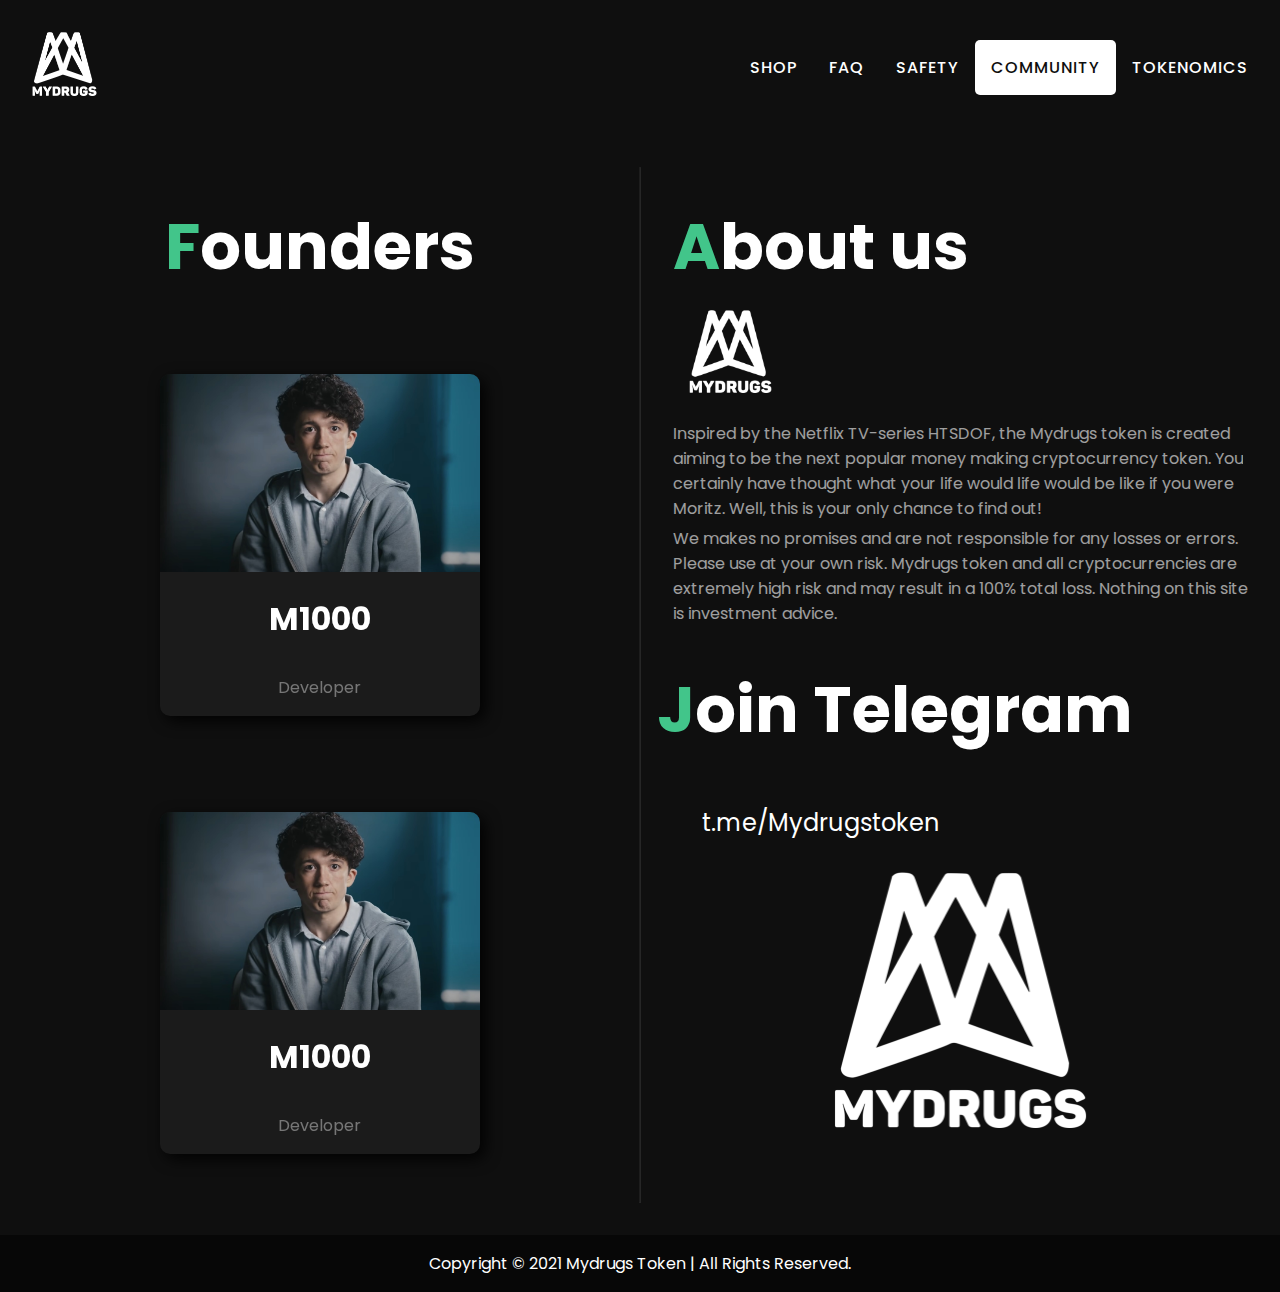
<file: pages/community.html>
<!DOCTYPE html>
<html lang="en">

<head>
    <meta charset="UTF-8">
    <meta http-equiv="X-UA-Compatible" content="IE=edge">
    <meta name="viewport" content="width=device-width, initial-scale=1.0">
    <meta name="description"
        content="Inspired by the Netflix TV-series HTSDOF, the Mydrugs token is created aiming to be the next popular money making cryptocurrency token. You certainly have thought what your life would life would be like if you were Moritz. Well, this is your only chance to find out! ">
    <link rel="shortcut icon" type="image/x-icon" href="../media/tokenlogo.png">
    <link rel="preconnect" href="https://fonts.googleapis.com">
    <link rel="preconnect" href="https://fonts.gstatic.com" crossorigin>
    <link href="https://fonts.googleapis.com/css2?family=Poppins:wght@100;200;300;400;500;600;700;800&display=swap"
        rel="stylesheet">
    <link rel="stylesheet" href="https://pro.fontawesome.com/releases/v5.10.0/css/all.css"
        integrity="sha384-AYmEC3Yw5cVb3ZcuHtOA93w35dYTsvhLPVnYs9eStHfGJvOvKxVfELGroGkvsg+p" crossorigin="anonymous" />
    <link rel="stylesheet" href="./css/community.css">
    <title>Community | Mydrugstoken </title>
</head>

<body>
    <div class="container">
        <nav>

            <div class="logo">
                <img src="../media/tokenlogo.png" id="logo">
            </div>

            <input type="checkbox" id="check">
            <label for="check" class="checkbtn">
                <i class="fa fa-bars"></i>
            </label>
            <ul class="list">

                <li><a href="./shop.html">Shop</a></li>
                <li><a href="./faq.html">FAQ</a></li>
                <li><a href="./safety.html" id="d">Safety</a></li>
                <li><a href="#" id="homeli">Community</a></li>
                <li><a href="./tokenomics.html" id="d">Tokenomics</a></li>
            </ul>
        </nav>
        <section class="content">
            <div class="left">
                <h1><span id="fdiff">F</span>ounders</h1>
                <div class="card-holder">
                    <div class="card">

                        <div class="card-image">
                            <img src="../media/dev.jpg" id="devlogo">
                        </div>
                        <div class="card-title">M1000</div>
                        <div class="card-text">
                            <p>Developer</p>
                        </div>
                    </div>
                    <div class="card">

                        <div class="card-image">
                            <img src="../media/dev.jpg" id="devlogo">
                        </div>
                        <div class="card-title">M1000</div>
                        <div class="card-text">
                            <p>Developer</p>
                        </div>
                    </div>
                </div>
            </div>
            <hr>
            <div class="right">
                <div class="abt">
                    <div class="fbox">
                        <div class="aboutus">
                            <h2><span id="fdiff">A</span>bout us</h2>
                            <img src="../media/tokenlogo.png" id="tokenlogo">
                            <p>Inspired by the Netflix TV-series HTSDOF, the Mydrugs token is created aiming to be the
                                next popular money making cryptocurrency token. You certainly have thought what your
                                life would life would be like if you were Moritz. Well, this is your only chance to find
                                out! </p>
                            <p>We makes no promises and are not responsible for any losses or errors. Please use at your
                                own risk. Mydrugs token and all cryptocurrencies are extremely high risk and may result
                                in a 100% total loss. Nothing on this site is investment advice.</p>
                        </div>
                    </div>
                    <div class="join">
                        <h1><span id="fdiff">J</span>oin Telegram</h1>
                        <div class="link">
                            <p><i class="fab fa-telegram" id="fdiff"></i></p>
                            <p>t.me/Mydrugstoken</p>
                        </div>
                    </div>
                    <div class="mainimg">
                        <img src="../media/tokenlogo.png" id="maintoken">
                    </div>

                </div>
        </section>
    </div>
    <footer class="footer">
        <div class="copy">
            <p>Copyright &copy; 2021 Mydrugs Token | All Rights Reserved.</p>
        </div>
    </footer>
</body>

</html>
</file>
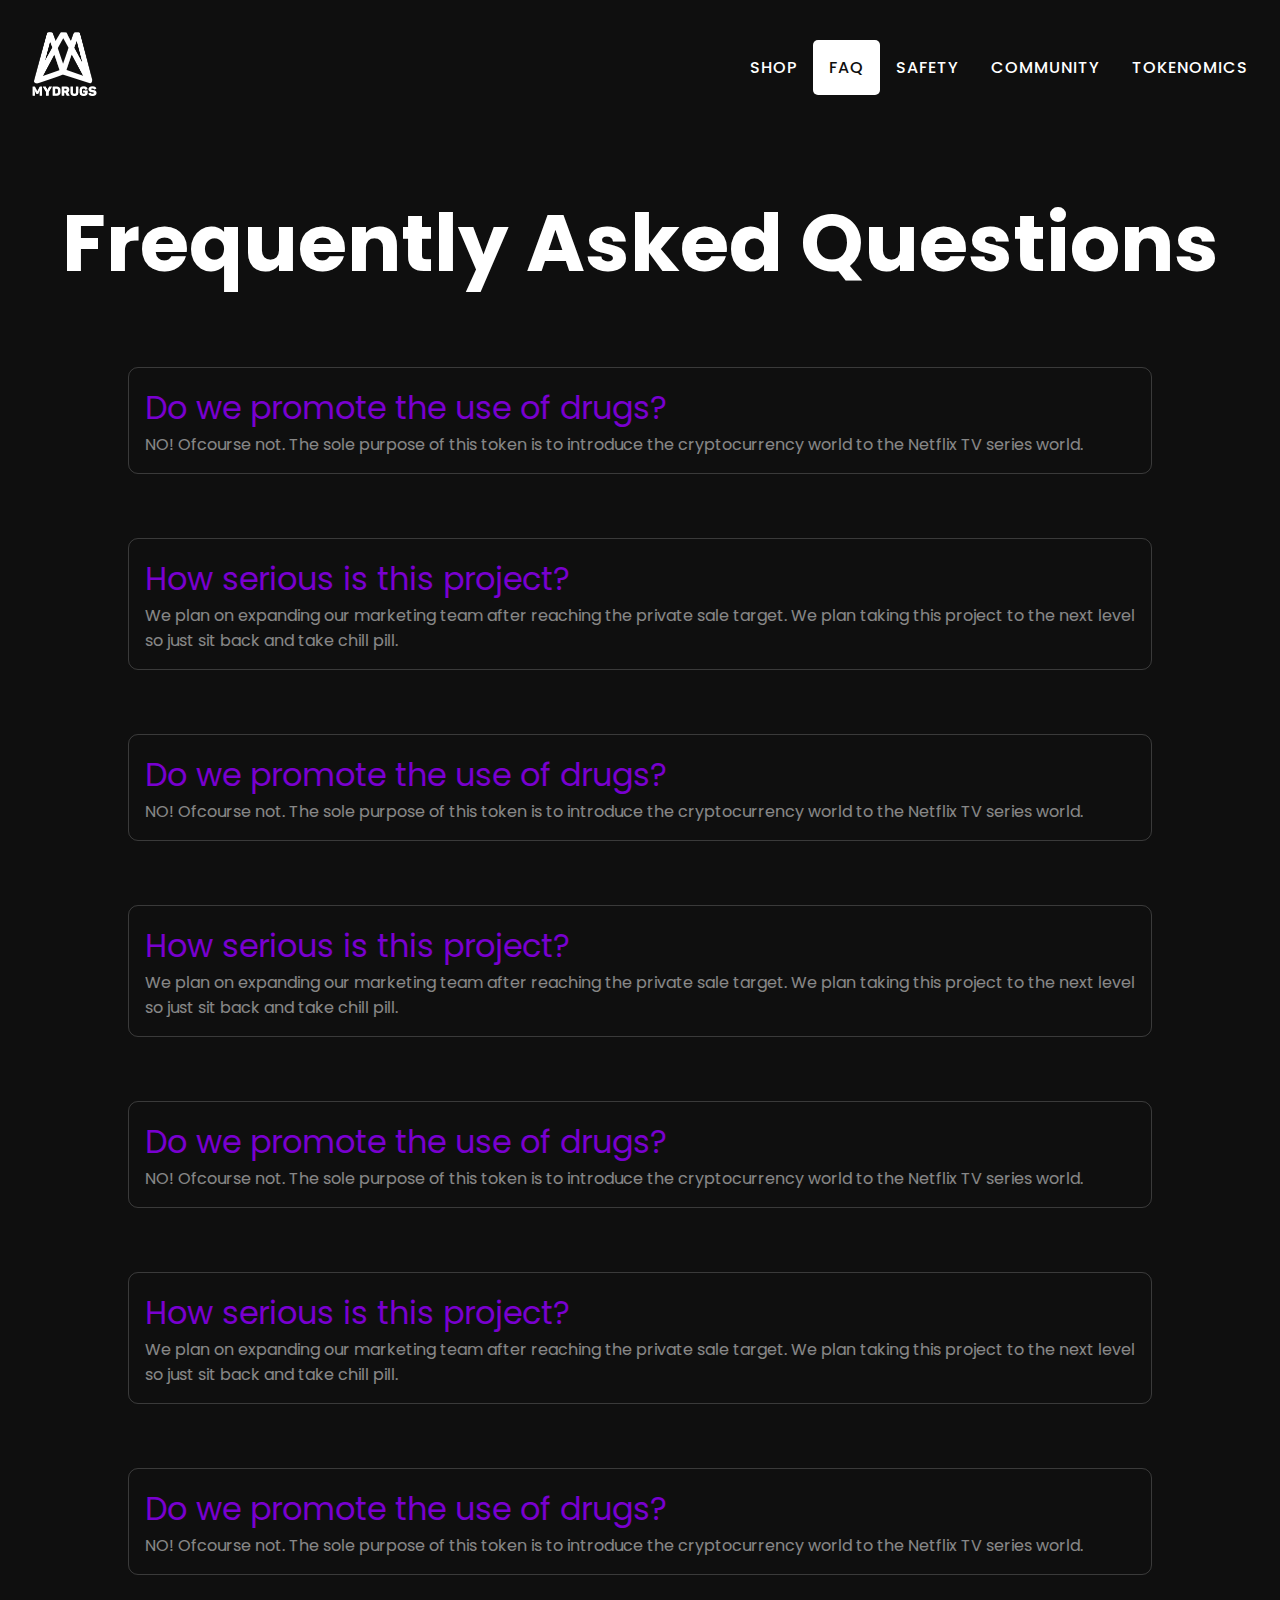
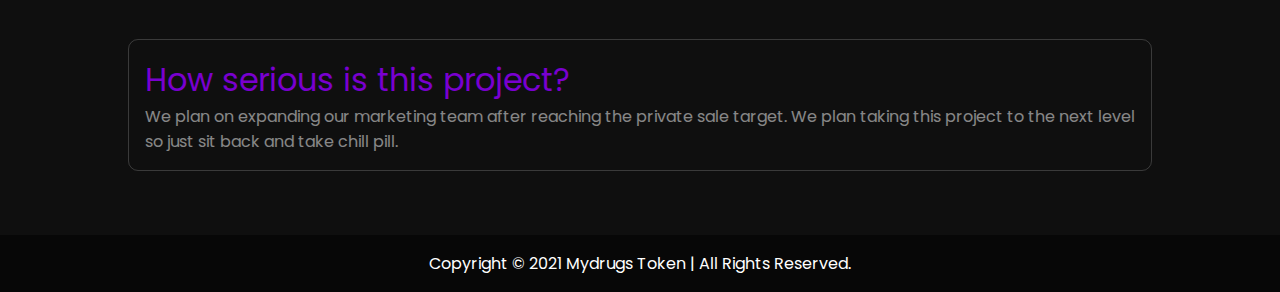
<file: pages/faq.html>
<!DOCTYPE html>
<html lang="en">
<head>
    <meta charset="UTF-8">
    <meta http-equiv="X-UA-Compatible" content="IE=edge">
    <meta name="viewport" content="width=device-width, initial-scale=1.0">
    <meta name="description" content="Inspired by the Netflix TV-series HTSDOF, the Mydrugs token is created aiming to be the next popular money making cryptocurrency token. You certainly have thought what your life would life would be like if you were Moritz. Well, this is your only chance to find out! ">
    <link rel="shortcut icon" type="image/x-icon" href="../media/tokenlogo.png">
    <link rel="preconnect" href="https://fonts.googleapis.com">
    <link rel="preconnect" href="https://fonts.gstatic.com" crossorigin>
    <link href="https://fonts.googleapis.com/css2?family=Poppins:wght@100;200;300;400;500;600;700;800&display=swap" rel="stylesheet"> 
    <link rel="stylesheet" href="https://pro.fontawesome.com/releases/v5.10.0/css/all.css"
        integrity="sha384-AYmEC3Yw5cVb3ZcuHtOA93w35dYTsvhLPVnYs9eStHfGJvOvKxVfELGroGkvsg+p" crossorigin="anonymous" />
    <link rel="stylesheet" href="./css/faq.css">
    <title>FAQ | Mydrugstoken</title>
</head>
<body>
    <div class="container" id="top">
        <nav>

            <div class="logo">
                <img src="../media/tokenlogo.png" id="logo">
            </div>

            <input type="checkbox" id="check">
            <label for="check" class="checkbtn">
                <i class="fa fa-bars"></i>
            </label>
            <ul class="list">

                <li><a href="./shop.html" id="d">Shop</a></li>
                <li><a href="#" id="homeli">FAQ</a></li>
                <li><a href="./safety.html" id="d">Safety</a></li>
                <li><a href="./community.html" id="d">Community</a></li>
                <li><a href="./tokenomics.html" id="d">Tokenomics</a></li>
            </ul>
        </nav>
        <section class="content">
            <h1>Frequently Asked Questions</h1>
            <div class="card">
                <div class="card-title">Do we promote the use of drugs?</div>
                <div class="card-desc">NO! Ofcourse not. The sole purpose of this token is to introduce the cryptocurrency world to the Netflix TV series world.</div>
            </div>
            <div class="card">
                <div class="card-title">How serious is this project?</div>
                <div class="card-desc">We plan on expanding our marketing team after reaching the private sale target. We plan taking this project to the next level so just sit back and take chill pill.</div>
            </div>
            <div class="card">
                <div class="card-title">Do we promote the use of drugs?</div>
                <div class="card-desc">NO! Ofcourse not. The sole purpose of this token is to introduce the cryptocurrency world to the Netflix TV series world.</div>
            </div>
            <div class="card">
                <div class="card-title">How serious is this project?</div>
                <div class="card-desc">We plan on expanding our marketing team after reaching the private sale target. We plan taking this project to the next level so just sit back and take chill pill.</div>
            </div>
            <div class="card">
                <div class="card-title">Do we promote the use of drugs?</div>
                <div class="card-desc">NO! Ofcourse not. The sole purpose of this token is to introduce the cryptocurrency world to the Netflix TV series world.</div>
            </div>
            <div class="card">
                <div class="card-title">How serious is this project?</div>
                <div class="card-desc">We plan on expanding our marketing team after reaching the private sale target. We plan taking this project to the next level so just sit back and take chill pill.</div>
            </div>
            <div class="card">
                <div class="card-title">Do we promote the use of drugs?</div>
                <div class="card-desc">NO! Ofcourse not. The sole purpose of this token is to introduce the cryptocurrency world to the Netflix TV series world.</div>
            </div>
            <div class="card">
                <div class="card-title">How serious is this project?</div>
                <div class="card-desc">We plan on expanding our marketing team after reaching the private sale target. We plan taking this project to the next level so just sit back and take chill pill.</div>
            </div>
        </section>
    </div>
<footer class="footer">
    <div class="copy">
        <p>Copyright &copy; 2021 Mydrugs Token | All Rights Reserved.</p>
    </div>
</footer>
</body>
</html>
</file>
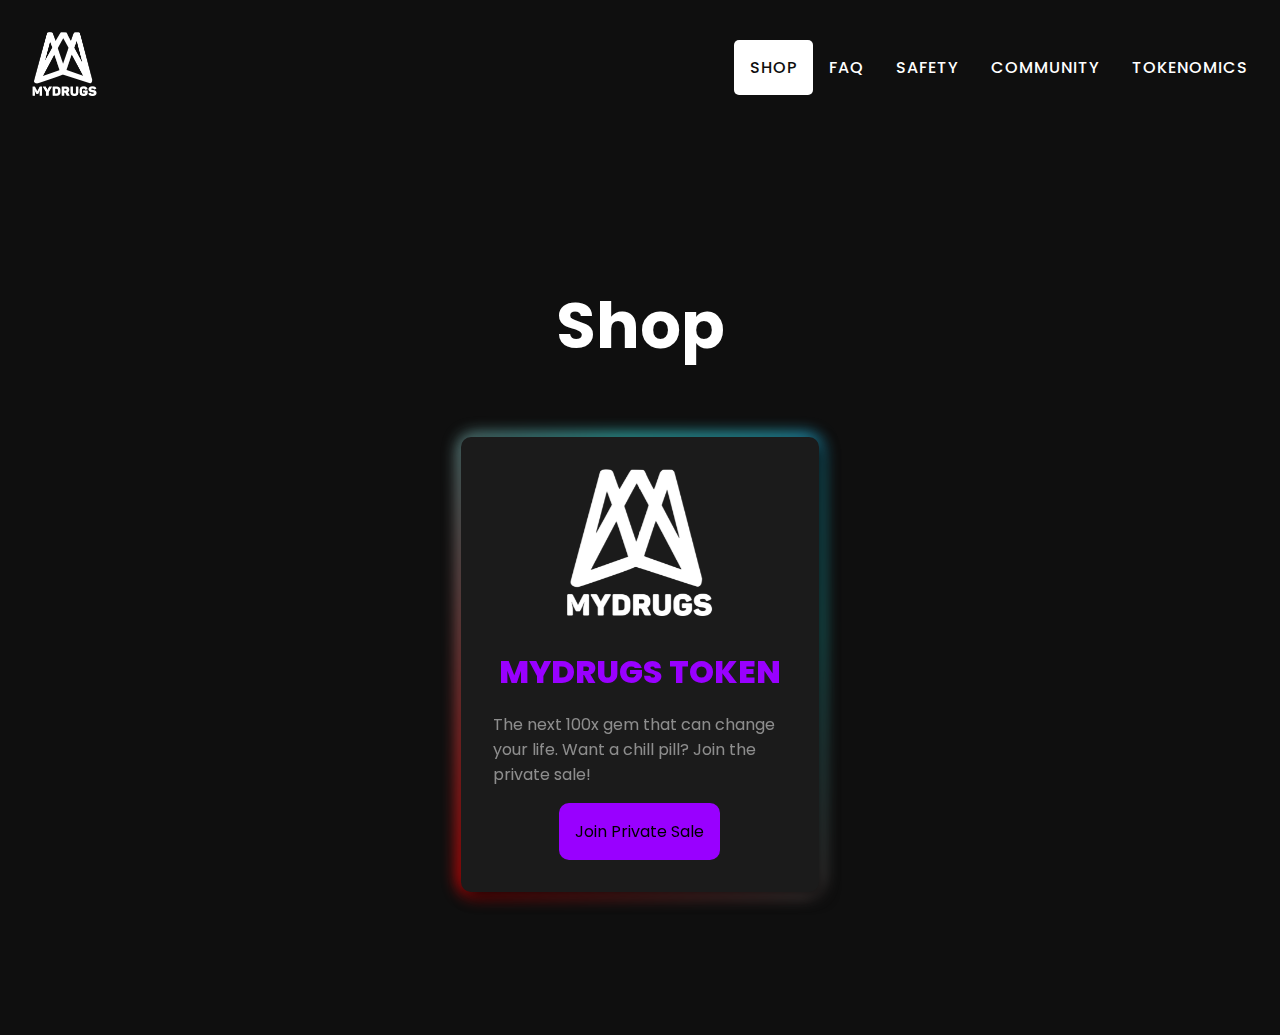
<file: pages/shop.html>
<!DOCTYPE html>
<html lang="en">
<head>
    <meta charset="UTF-8">
    <meta http-equiv="X-UA-Compatible" content="IE=edge">
    <meta name="viewport" content="width=device-width, initial-scale=1.0">
    <meta name="description" content="Inspired by the Netflix TV-series HTSDOF, the Mydrugs token is created aiming to be the next popular money making cryptocurrency token. You certainly have thought what your life would life would be like if you were Moritz. Well, this is your only chance to find out! ">
    <link rel="shortcut icon" type="image/x-icon" href="../media/tokenlogo.png">
    <link rel="preconnect" href="https://fonts.googleapis.com">
    <link rel="preconnect" href="https://fonts.gstatic.com" crossorigin>
    <link href="https://fonts.googleapis.com/css2?family=Poppins:wght@100;200;300;400;500;600;700;800&display=swap" rel="stylesheet"> 
    <link rel="stylesheet" href="https://pro.fontawesome.com/releases/v5.10.0/css/all.css"
        integrity="sha384-AYmEC3Yw5cVb3ZcuHtOA93w35dYTsvhLPVnYs9eStHfGJvOvKxVfELGroGkvsg+p" crossorigin="anonymous" />
    <link rel="stylesheet" href="./css/shop.css">
    <title>Shop | Mydrugstoken</title>
</head>
<body>
    <div class="container">
        <nav>

            <div class="logo">
                <img src="../media/tokenlogo.png" id="logo">
            </div>

            <input type="checkbox" id="check">
            <label for="check" class="checkbtn">
                <i class="fa fa-bars"></i>
            </label>
            <ul class="list">

                <li><a href="#" id="homeli">Shop</a></li>
                <li><a href="./faq.html" >FAQ</a></li>
                <li><a href="./safety.html" id="d">Safety</a></li>
                <li><a href="./community.html" id="d">Community</a></li>
                <li><a href="./tokenomics.html" id="d">Tokenomics</a></li>
            </ul>
        </nav>
        <section class="main"> 
            <h1><i class="fas fa-shopping-cart "></i> Shop</h1>
            <div class="card-holder">
                <div class="card rgb">
                    
                    <div class="card-image">
                        <img src="../media/tokenlogo.png" id="tokenlogo">
                    </div>
                    <div class="card-title">Mydrugs Token</div>
                    <div class="card-text">
                        <p>The next 100x gem that can change your life. Want a chill pill? Join the private sale!</p>
                    </div>
                    <div class="btn">
                        <button type="button" class="join-btn">Join Private Sale</button>
                    </div>
                </div>
            </div>
        </section>
    </div>
</body>
</html>
</file>
<file: pages/css/community.css>
*{
    margin: 0;padding: 0;box-sizing: border-box;
}
body{
    font-family: "Poppins", sans-serif;
    background-color: #0f0f0f;
}
.container{
    height: auto;
}

nav{
    width: 100%;
    z-index: 1;
    padding: 0 1rem 0 1rem;
    display: flex;
    height: 15vh;
    justify-content: space-between;
    align-items: center;
}

nav ul{
    display: flex;
    flex-wrap: wrap;
    list-style: none;
}
nav ul li{
   text-align: center;
   display: inline-block;
   list-style: none;
}

nav ul  li a{
    font-weight: 500;
    color: #fff;
    text-decoration: none;
    font-size: 1rem;
    font-weight: 500;
    padding: 1rem;
    border-radius: 5px;
    letter-spacing: 1px;
    transition: all 0.3s ease;
    text-transform: uppercase;
    }
nav ul li a:hover{
    background-color: #fff;
    color: #0f0f0f;
    transition:  0.3s ease;
}
nav ul ul {
    position: absolute;
    z-index: 100;
    padding: 0.5rem;
    display: none;
    width: 100%;
    background-color: #1b1b1b;
}
nav ul ul li a{
    padding: 0.5rem;
    font-size: 0.9rem;
}
nav ul li:hover > ul{
    display: block;
}
#homeli{
background-color: #fff;
color: #0f0f0f;
}
.logo{
    padding: 1rem;
    width: 10% ;
}
#logo{
    width: 70%;
}

.content{
    min-height: 100vh;
    height: auto;
    margin: 2rem 0;
    display: flex;
}
.content hr{
    opacity: 0.1;
}
.content .left, .content .right{
    display: flex;
    width: 50%;
    flex-direction: column;
    align-items: center;
}

.content .left h1, .content .right h1{
    font-size: 4rem;
    margin: 2rem 0;
    color: #fff;
}
.content .right .join .link{
    padding: 1rem;
}
.content .right .join .link p{
    color: #fff;
}
.content .left .card-holder{
    width: 100%;
    display: flex;
    flex-direction: column;
    justify-content: center;
    align-items: center;
}
.content .right .mainimg{
    margin: 1rem 0;
    justify-content: center;
    display: flex;
}
#maintoken{
    width: 40%;
}
#devlogo{
    width: 100%;
    border-top-left-radius: 10px;
    border-top-right-radius: 10px;
}
.left .card-holder .card{
    width: 50%;
    display: flex;
    margin: 3rem 0;
    justify-content: center;
    align-items: center;
    flex-direction: column;
    grid-template-columns: 300px;
    grid-template-rows: 210px 250px 20px;
    grid-template-areas: "image" "text" "stats";
    border-radius: 10px;
    background-color: #1b1b1b;
    /* background: rgba(0,0,0,0.8); */
    color: white;
    box-shadow: 5px 5px 15px rgba(0,0,0,0.9);
    transform-style: preserve-3d;
    transform: perspective(1000px);
}
.left .card-holder .card .card-title{
    font-size: 2rem;
    font-weight: 700;
    margin: 1rem 0;
}
.left .card-holder .card .card-image{
    margin: 0;
}
.left .card-holder .card .card-text{
    opacity: 0.4;
    margin: 1rem 0;
}
.join{

    margin: 1rem;
}
.fbox{
    height: auto;
    display: flex;
    gap: 5%;
    width: 90%;
    margin: auto;
    flex-direction: row;
    margin-top: 2rem;
    margin-bottom: 2rem;
    justify-content: center;
    color: #fff;
}
.aboutus h2{
    font-size: 4rem;
}
.aboutus p{
    margin: 0.3rem 0;
    opacity: 0.6;
}

#horz{
    width: 90%;
    opacity: 0.2;
    margin: auto;
}
.link{
    display: flex;
    gap: 5%;
    align-items: center;
    font-size: 1.5rem;
}
.fa-telegram{
    font-size: 5rem;
}
#fdiff{
    color: #42c58a;
}

#tokenlogo{
    width: 20%;
    padding: 1rem;
}

.footer .copy{
    padding: 1rem;
    display: flex;
    justify-content: center;
    align-items: center;
    color: #fff;
    background-color: rgba(0,0,0,0.5);
}











.checkbtn{
    font-size: 30px;
    color: #fff;
    cursor: pointer;
    display: none;
}
#check{
    display: none;
}
.fa-bars::before{
    content: "\f0c9";
}


@media all and (max-width: 900px){


    .checkbtn{
        display: block;
    
    }
    .checkbtn{
        padding-right: 20px;
    }
    #homeli{
        background-color: rgba(0,0,0,0);
    }
    #drop{
        display: none;
        opacity: 0;
    }
    ul{
        margin-top: 20px;
        position: absolute;
        height: 85vh;
        z-index: 120;
        background: #1b1b1b;
        top: 12%;
        left: -100%;
        text-align: center;
        transition: all 0.5s;
    }
    .list{
        display: block;  
        width: 100%;     
    }

    .list li{
        width: 100%;

        height: 2rem;
        border-radius: 5px;
        text-align: center;
        margin-bottom: 10px;
        color: #fff;
        margin-top: 20px;
    }
    .list li a:hover{
        background-color: rgba(0,0,0,0);
        transition: 0.2s ease;
        color: #92E3A9;
    }
    .list li a{
        font-size: 1rem;
    }
    nav ul li{
        display: block;
    }

    #check:checked ~ ul{
        left: 0;
        transition: all 0.5s ease-in;
    
    }
    #check:checked ~ .checkbtn i::before{
        content: "\f00d";
    }
    }
</file>
<file: pages/css/faq.css>
*{
    margin: 0;padding: 0;box-sizing: border-box;
}
body{
    font-family: "Poppins", sans-serif;
    background-color: #0f0f0f;
}
.container{
    height: auto;
}

nav{
    width: 100%;
    z-index: 1;
    padding: 0 1rem 0 1rem;
    display: flex;
    height: 15vh;
    justify-content: space-between;
    align-items: center;
}

nav ul{
    display: flex;
    flex-wrap: wrap;
    list-style: none;
}
nav ul li{
   text-align: center;
   display: inline-block;
   list-style: none;
}

nav ul  li a{
    font-weight: 500;
    color: #fff;
    text-decoration: none;
    font-size: 1rem;
    font-weight: 500;
    padding: 1rem;
    border-radius: 5px;
    letter-spacing: 1px;
    transition: all 0.3s ease;
    text-transform: uppercase;
    }
nav ul li a:hover{
    background-color: #fff;
    color: #0f0f0f;
    transition:  0.3s ease;
}
nav ul ul {
    position: absolute;
    z-index: 100;
    padding: 0.5rem;
    display: none;
    width: 100%;
    background-color: #1b1b1b;
}
nav ul ul li a{
    padding: 0.5rem;
    font-size: 0.9rem;
}
nav ul li:hover > ul{
    display: block;
}
#homeli{
background-color: #fff;
color: #0f0f0f;
}
.logo{
    padding: 1rem;
    width: 10% ;
}
#logo{
    width: 70%;
}


.content{
    min-height: 100vh;
    height: auto;
    margin: 1rem 0 2rem 0;
    display: flex;
    flex-direction: column;
    justify-content: center;
    align-items: center;
}

.content h1{
    margin: 2rem 0;
    color: #fff;
    text-align: center;
    font-size: 5rem;
}

.content .card {
    margin: 2rem 0;
    width: 80%;
    border-radius: 10px;
    padding: 1rem;
    border: 1px solid rgba( 255, 255, 255, 0.18 );
}
.content .card .card-title{
    font-size: 2rem;
    color: #7900cf;
}

.content .card .card-desc{
    color: #fff;
    opacity: 0.5;
}
#break{
    width: 90%;
    margin: auto;
}

.footer .copy{
    padding: 1rem;
    display: flex;
    justify-content: center;
    align-items: center;
    color: #fff;
    background-color: rgba(0,0,0,0.5);
}































.checkbtn{
    font-size: 30px;
    color: #fff;
    cursor: pointer;
    display: none;
}
#check{
    display: none;
}
.fa-bars::before{
    content: "\f0c9";
}


@media all and (max-width: 900px){


    .checkbtn{
        display: block;
    
    }
    .checkbtn{
        padding-right: 20px;
    }
    #homeli{
        background-color: rgba(0,0,0,0);
    }
    #drop{
        display: none;
        opacity: 0;
    }
    ul{
        margin-top: 20px;
        position: absolute;
        height: 85vh;
        z-index: 120;
        background: #1b1b1b;
        top: 12%;
        left: -100%;
        text-align: center;
        transition: all 0.5s;
    }
    .list{
        display: block;  
        width: 100%;     
    }

    .list li{
        width: 100%;

        height: 2rem;
        border-radius: 5px;
        text-align: center;
        margin-bottom: 10px;
        color: #fff;
        margin-top: 20px;
    }
    .list li a:hover{
        background-color: rgba(0,0,0,0);
        transition: 0.2s ease;
        color: #92E3A9;
    }
    .list li a{
        font-size: 1rem;
    }
    nav ul li{
        display: block;
    }

    #check:checked ~ ul{
        left: 0;
        transition: all 0.5s ease-in;
    
    }
    #check:checked ~ .checkbtn i::before{
        content: "\f00d";
    }
    }
</file>
<file: pages/css/shop.css>
*{
    margin: 0;padding: 0;box-sizing: border-box;
}
body{
    font-family: "Poppins", sans-serif;
    background-color: #0f0f0f;
}
.container{
    height: auto;
}

nav{
    width: 100%;
    z-index: 1;
    padding: 0 1rem 0 1rem;
    display: flex;
    height: 15vh;
    justify-content: space-between;
    align-items: center;
}

nav ul{
    display: flex;
    flex-wrap: wrap;
    list-style: none;
}
nav ul li{
   text-align: center;
   display: inline-block;
   list-style: none;
}

nav ul  li a{
    font-weight: 500;
    color: #fff;
    text-decoration: none;
    font-size: 1rem;
    font-weight: 500;
    padding: 1rem;
    border-radius: 5px;
    letter-spacing: 1px;
    transition: all 0.3s ease;
    text-transform: uppercase;
    }
nav ul li a:hover{
    background-color: #fff;
    color: #0f0f0f;
    transition:  0.3s ease;
}
nav ul ul {
    position: absolute;
    z-index: 100;
    padding: 0.5rem;
    display: none;
    width: 100%;
    background-color: #1b1b1b;
}
nav ul ul li a{
    padding: 0.5rem;
    font-size: 0.9rem;
}
nav ul li:hover > ul{
    display: block;
}
#homeli{
background-color: #fff;
color: #0f0f0f;
}
.logo{
    padding: 1rem;
    width: 10% ;
}
#logo{
    width: 70%;
}
.main{
    color: #fff;
    display: flex;
    flex-direction: column;
    justify-content: center;
    min-height: 100vh;
    height: auto;
    align-items: center;
}
.main h1{
    font-size: 4rem;
    margin: 2rem 0;
}
.main .card-holder{
    display: flex;
    margin: 2rem 0;
    flex-direction: column;
    justify-content: center;
    align-items: center;
}
.main .card-holder .card{
    width: 50%;
    display: flex;
    justify-content: center;
    align-items: center;
    flex-direction: column;
    padding: 1rem 2rem;
    grid-template-columns: 300px;
    grid-template-rows: 210px 250px 20px;
    grid-template-areas: "image" "text" "stats";
    border-radius: 10px;
    background-color: #1b1b1b;
    /* background: rgba(0,0,0,0.8); */
    color: white;
    box-shadow: 5px 5px 15px rgba(0,0,0,0.9);
    transform-style: preserve-3d;
    transform: perspective(1000px);
}
.main .card-holder .card .card-title{
    font-size: 2rem;
    font-weight: 800;
    text-transform: uppercase;
    margin: 1rem 0;
    color: #9900FF;
}
.main .card-holder .card .card-image{
    display: flex;
    justify-content: center;
    margin: 1rem 0;
}
.main .card-holder .card .card-text p{
    opacity: 0.5;
}
#tokenlogo{
    width: 50%;
}
.join-btn{
    margin: 1rem 0;
    background-color: #9900FF;
    font-family: "Poppins", sans-serif;
    -webkit-appearance: none;
    font-size: 1rem;
    border: none;
    outline: none;
    border-radius: 10px;
    cursor: pointer;
    padding: 1rem;
    -moz-appearance: none;
}
.join-btn:hover{
    color: #0f0f0f;
    background-color: #fff;
    transition: 0.3s ease;
}

.rgb::after {
    content:"";
    background: linear-gradient(45deg,
    #ff0000 0%, 
    #3fdad8 40%,
    #2fc9e2 50%, 
    #1c7fee 60%, 
    #5f15f2 70%, 
    #ba0cf8 80%, 
    #fb07d9 90%, 
    #ff0000 100%  )
    repeat 0% 0% / 300% 100%;
    position: absolute;
    inset: -3px;
    border-radius: 16px;
    filter: blur(8px);
    transform: translateZ(-1px); /*or z-index */
    animation: rgb 6s linear infinite;
}
  
@keyframes rgb {
    0% {background-position: 0% 50%;}
    50% {background-position: 100% 50%;}
    100% {background-position: 0% 50%;}
}








.checkbtn{
    font-size: 30px;
    color: #fff;
    cursor: pointer;
    display: none;
}
#check{
    display: none;
}
.fa-bars::before{
    content: "\f0c9";
}


@media all and (max-width: 900px){


    .checkbtn{
        display: block;
    
    }
    .checkbtn{
        padding-right: 20px;
    }
    #homeli{
        background-color: rgba(0,0,0,0);
    }
    #drop{
        display: none;
        opacity: 0;
    }
    ul{
        margin-top: 20px;
        position: absolute;
        height: 85vh;
        z-index: 120;
        background: #1b1b1b;
        top: 12%;
        left: -100%;
        text-align: center;
        transition: all 0.5s;
    }
    .list{
        display: block;  
        width: 100%;     
    }

    .list li{
        width: 100%;

        height: 2rem;
        border-radius: 5px;
        text-align: center;
        margin-bottom: 10px;
        color: #fff;
        margin-top: 20px;
    }
    .list li a:hover{
        background-color: rgba(0,0,0,0);
        transition: 0.2s ease;
        color: #92E3A9;
    }
    .list li a{
        font-size: 1rem;
    }
    nav ul li{
        display: block;
    }

    #check:checked ~ ul{
        left: 0;
        transition: all 0.5s ease-in;
    
    }
    #check:checked ~ .checkbtn i::before{
        content: "\f00d";
    }
    }
</file>
